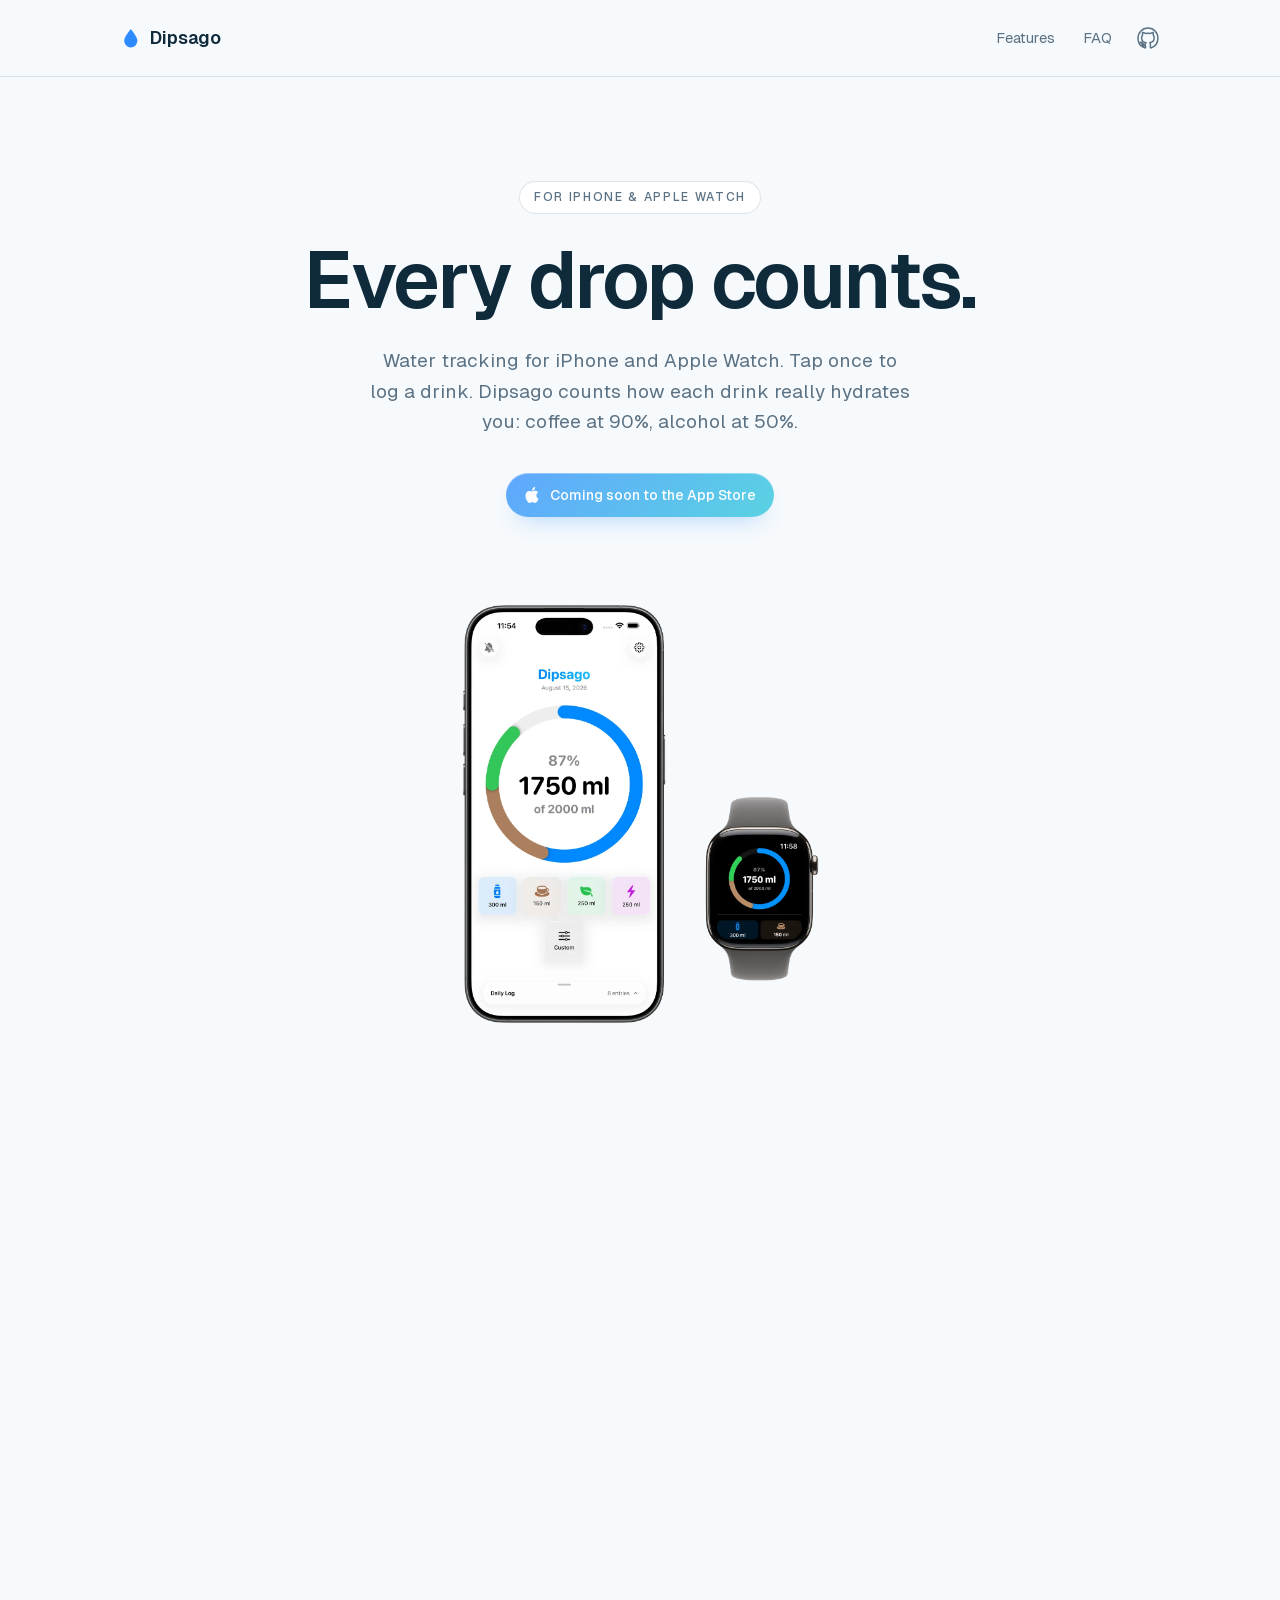
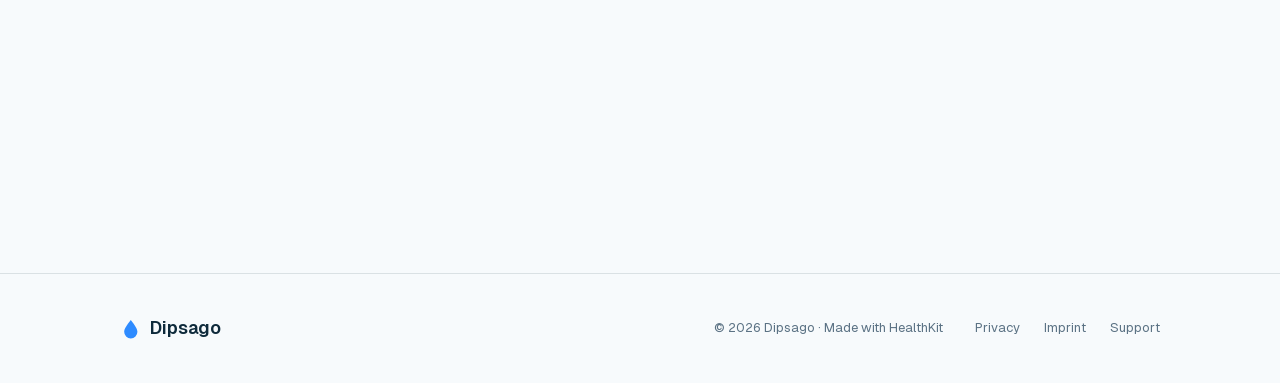
<file: index.html>
<!DOCTYPE html>
<html lang="en">
<head>
  <meta charset="utf-8">
  <meta name="viewport" content="width=device-width, initial-scale=1">
  <title>Dipsago — Water tracking for iPhone &amp; Apple Watch</title>
  <meta name="description" content="Water tracking for iPhone and Apple Watch. Tap once to log a drink. Dipsago counts how each drink really hydrates you.">
  <meta name="color-scheme" content="light dark">
  <meta name="theme-color" content="#F7FAFC" media="(prefers-color-scheme: light)">
  <meta name="theme-color" content="#08121C" media="(prefers-color-scheme: dark)">
  <meta http-equiv="Content-Security-Policy" content="default-src 'self'; img-src 'self' data:; style-src 'self'; script-src 'self'; font-src 'self'; base-uri 'self'; form-action 'none'">
  <meta name="referrer" content="strict-origin-when-cross-origin">
  <meta property="og:type" content="website">
  <meta property="og:site_name" content="Dipsago">
  <meta property="og:title" content="Dipsago — Water tracking for iPhone &amp; Apple Watch">
  <meta property="og:description" content="Tap once to log a drink. Dipsago counts how each drink really hydrates you.">
  <meta property="og:image" content="assets/img/og-image.png">
  <meta name="twitter:card" content="summary_large_image">
  <link rel="icon" type="image/svg+xml" href="favicon.svg">
  <link rel="preload" href="assets/fonts/GeistVariableVF.woff2" as="font" type="font/woff2" crossorigin>
  <link rel="stylesheet" href="css/main.min.css?v=2">
  <script src="js/main.js" defer></script>
</head>
<body>
  <a class="skip-link" href="#main">Skip to content</a>

  <header class="site-header">
    <div class="container header-inner">
      <a class="brand" href="#top">
        <svg class="brand-mark" viewBox="0 0 32 32" aria-hidden="true">
          <path d="M16 3C9.6 11.4 6.2 16.1 6.2 20.4a9.8 9.8 0 0 0 19.6 0C25.8 16.1 22.4 11.4 16 3z"/>
        </svg>
        <span>Dipsago</span>
      </a>
      <nav class="nav" aria-label="Primary">
        <a href="#features">Features</a>
        <details class="faq-menu">
          <summary>FAQ</summary>
          <div class="faq-menu-panel">
            <details class="faq-item">
              <summary>Where is my data stored?</summary>
              <div class="faq-body"><p>In HealthKit, on your device. Dipsago uploads nothing, needs no account, and ships without analytics or ads.</p></div>
            </details>
            <details class="faq-item">
              <summary>Which devices are supported?</summary>
              <div class="faq-body"><p>Any iPhone on iOS 26 or later, any Apple Watch on watchOS 26 or later. Widgets run on both.</p></div>
            </details>
            <details class="faq-item">
              <summary>Does it work offline?</summary>
              <div class="faq-body"><p>Yes. Logging, reminders, and charts all run on your device, so Dipsago works without a connection.</p></div>
            </details>
            <details class="faq-item">
              <summary>How much does it cost?</summary>
              <div class="faq-body"><p>Dipsago is free. No subscriptions, no in-app purchases.</p></div>
            </details>
            <details class="faq-item">
              <summary>Can I log a drink from earlier today?</summary>
              <div class="faq-body"><p>Yes. Pick a date and time to log something you drank earlier.</p></div>
            </details>
            <details class="faq-item">
              <summary>Can I edit or delete an entry?</summary>
              <div class="faq-body"><p>Yes. Change the amount, drink or time, or delete the entry. Entries from other Health apps stay locked, Apple does not let us touch those.</p></div>
            </details>
          </div>
        </details>
      </nav>
      <a class="nav-gh" href="https://github.com/kvrdkvDev" aria-label="Developer profile on GitHub">
        <svg viewBox="0 0 24 24" fill="none" stroke="currentColor" stroke-width="1.5" stroke-linecap="round" stroke-linejoin="round" aria-hidden="true">
          <path d="M12 2C6.5 2 2 6.6 2 12.2c0 4.5 2.9 8.3 6.8 9.7.5.1.7-.2.7-.5v-1.7c-2.8.6-3.4-1.4-3.4-1.4-.5-1.2-1.1-1.5-1.1-1.5-.9-.6.1-.6.1-.6 1 .1 1.5 1 1.5 1 .9 1.5 2.3 1.1 2.9.8.1-.6.3-1.1.6-1.3-2.2-.2-4.5-1.1-4.5-4.9 0-1.1.4-2 1-2.7-.1-.3-.4-1.3.1-2.6 0 0 .8-.3 2.7 1a9.4 9.4 0 0 1 5 0c1.9-1.3 2.7-1 2.7-1 .5 1.3.2 2.3.1 2.6.6.7 1 1.6 1 2.7 0 3.8-2.3 4.7-4.5 4.9.4.3.7.9.7 1.9v2.8c0 .3.2.6.7.5 4-1.4 6.8-5.2 6.8-9.7C22 6.6 17.5 2 12 2z"/>
        </svg>
      </a>
    </div>
  </header>

  <main id="main">
    <section class="hero" id="top">
      <div class="container hero-copy">
        <p class="eyebrow reveal">For iPhone &amp; Apple Watch</p>
        <h1 class="reveal">Every drop counts.</h1>
        <p class="hero-sub reveal">Water tracking for iPhone and Apple Watch. Tap once to log a drink. Dipsago counts how each drink really hydrates you: coffee at 90%, alcohol at 50%.</p>
        <div class="hero-actions reveal">
          <button type="button" class="btn btn-primary btn-coming" aria-disabled="true" title="Dipsago is not on the App Store yet">
            <svg class="btn-icon" viewBox="0 0 24 24" fill="currentColor" aria-hidden="true"><path d="M12.152 6.896c-.948 0-2.415-1.078-3.96-1.04-2.04.027-3.91 1.183-4.961 3.014-2.117 3.675-.546 9.103 1.519 12.09 1.013 1.454 2.208 3.09 3.792 3.039 1.52-.065 2.09-.987 3.935-.987 1.831 0 2.35.987 3.96.948 1.637-.026 2.676-1.48 3.676-2.948 1.156-1.688 1.636-3.325 1.662-3.415-.039-.013-3.182-1.221-3.22-4.857-.026-3.04 2.48-4.494 2.597-4.559-1.429-2.09-3.623-2.324-4.39-2.376-2-.156-3.675 1.09-4.61 1.09zM15.53 3.83c.843-1.012 1.4-2.427 1.245-3.83-1.207.052-2.662.805-3.532 1.818-.78.896-1.454 2.338-1.273 3.714 1.338.104 2.715-.688 3.559-1.701"/></svg>
            <span class="btn-label">Coming soon to the App Store</span>
          </button>
        </div>
      </div>
      <div class="container showcase reveal">
        <picture>
          <source srcset="assets/img/hero-promo.webp" type="image/webp">
          <img src="assets/img/hero-promo.png" alt="Dipsago running on an iPhone with an Apple Watch beside it, showing the daily water goal" width="1247" height="1460" fetchpriority="high" decoding="async">
        </picture>
      </div>
    </section>

    <section class="features" id="features">
      <div class="container">
        <h2 class="reveal">Your goal, one glance away.</h2>
        <div class="features-grid">
          <article class="card reveal">
            <h3>Know where you stand</h3>
            <p>Set your goal from 500 to 5000 ml. Dipsago keeps count through the day.</p>
          </article>

          <article class="card reveal">
            <h3>Your drinks, one tap away</h3>
            <p>Build up to seven preset buttons and move them around until they fit how you drink.</p>
          </article>

          <article class="card reveal">
            <h3>Reminders that stay quiet</h3>
            <p>Dipsago only nudges when you fall behind. Weekdays and weekends can run on their own schedule, up to eight reminders a day.</p>
          </article>

          <article class="card reveal">
            <h3>iPhone and Watch</h3>
            <p>Log on either one. Both stay in sync on their own.</p>
          </article>

          <article class="card reveal">
            <h3>Widgets on both</h3>
            <p>Your goal on the home screen and on your wrist. You can log from the widget itself.</p>
          </article>

          <article class="card reveal">
            <h3>Look back</h3>
            <p>Check your week, month or year. Charts show how your drinking changes over time.</p>
          </article>
        </div>
      </div>
    </section>
  </main>

  <footer class="site-footer">
    <div class="container footer-inner">
      <a class="brand" href="#top">
        <svg class="brand-mark" viewBox="0 0 32 32" aria-hidden="true">
          <path d="M16 3C9.6 11.4 6.2 16.1 6.2 20.4a9.8 9.8 0 0 0 19.6 0C25.8 16.1 22.4 11.4 16 3z"/>
        </svg>
        <span>Dipsago</span>
      </a>
      <p class="footer-note">© 2026 Dipsago · Made with HealthKit</p>
      <nav class="footer-legal" aria-label="Legal">
        <button type="button" data-dialog="privacy">Privacy</button>
        <button type="button" data-dialog="imprint">Imprint</button>
        <button type="button" data-dialog="support">Support</button>
      </nav>
    </div>
  </footer>

  <dialog id="dialog-privacy" class="legal-dialog" aria-labelledby="privacy-title">
    <div class="legal-dialog-header">
      <h2 id="privacy-title" class="legal-dialog-title">Privacy Policy</h2>
      <button type="button" class="legal-dialog-close" data-close aria-label="Close privacy policy">
        <svg viewBox="0 0 24 24" fill="none" stroke="currentColor" stroke-width="1.5" stroke-linecap="round" stroke-linejoin="round" aria-hidden="true"><path d="M6 6l12 12M18 6L6 18"/></svg>
      </button>
    </div>
    <div class="legal-dialog-body">
      <p class="legal-updated">Last updated: August 15, 2026</p>
      <h3>The short version</h3>
      <p>Dipsago does not collect, store, transmit, or sell any personal data. There are no servers behind this app, no analytics, no ads, and no tracking. Everything stays on your device.</p>
      <h3>What Dipsago does with your data</h3>
      <p>Dipsago is a water tracking app for iPhone and Apple Watch. It reads and writes your water intake through Apple Health (HealthKit).</p>
      <p>All water entries live in Apple's HealthKit database. Dipsago only asks HealthKit for the entries it needs to show you.</p>
      <p>To show your data quickly, and so the widgets work, Dipsago keeps small temporary copies of today's water totals and pending entries on your device, for example in the shared app group the widgets use. These snapshots exist only on your device, no other app can read them, and they are removed when you delete Dipsago. Dipsago never sends anything anywhere.</p>
      <h3>Data on your device</h3>
      <p>The app stores a few small preferences and local log files so it can remember things like your daily water goal and which screen you last looked at. These files live in the app's own container and are removed when you delete the app. They never leave your device.</p>
      <h3>Health data</h3>
      <p>Health data is handled by Apple's HealthKit, not by Dipsago. That means:</p>
      <ul>
        <li>Your water entries are protected by the same privacy controls Apple applies to all health data.</li>
        <li>Dipsago has no access to your data once it leaves your device. It has no server to receive it.</li>
        <li>If you delete an entry in Dipsago, it is removed from HealthKit. To remove everything, delete the entries in the Health app or revoke Dipsago's access in Health settings.</li>
        <li>If you have iCloud Health sync enabled, Apple may sync your Health data to your iCloud account. That happens through Apple's own systems, not through Dipsago.</li>
      </ul>
      <h3>Notifications</h3>
      <p>Dipsago can send local reminders to help you drink water. These are created on your device and never leave it. No notification data is sent anywhere.</p>
      <h3>Third parties</h3>
      <p>There are none. Dipsago contains no third-party analytics, crash reporting, advertising, or tracking software.</p>
      <h3>Children</h3>
      <p>The app is safe for anyone to use. Since no data is collected, there is nothing to protect here.</p>
      <h3>Changes to this policy</h3>
      <p>If this app ever changes what it does with data, this policy will be updated before that change ships. You can check this page at any time to see the current version.</p>
      <h3>Contact</h3>
      <p>Questions about this policy? Write to <a href="mailto:and_kav@icloud.com">and_kav@icloud.com</a>.</p>
    </div>
  </dialog>

  <dialog id="dialog-imprint" class="legal-dialog" aria-labelledby="imprint-title">
    <div class="legal-dialog-header">
      <h2 id="imprint-title" class="legal-dialog-title">Imprint</h2>
      <button type="button" class="legal-dialog-close" data-close aria-label="Close imprint">
        <svg viewBox="0 0 24 24" fill="none" stroke="currentColor" stroke-width="1.5" stroke-linecap="round" stroke-linejoin="round" aria-hidden="true"><path d="M6 6l12 12M18 6L6 18"/></svg>
      </button>
    </div>
    <div class="legal-dialog-body">
      <div class="legal-block">
        <h3>Information pursuant to § 5 DDG (Digital Services Act)</h3>
        <p>Dipsago<br>Andreas Kavardakov<br>Hülser Straße 12<br>47906 Kempen<br>Germany</p>
      </div>
      <div class="legal-block">
        <h3>Contact</h3>
        <p>Email: <a href="mailto:and_kav@icloud.com">and_kav@icloud.com</a></p>
      </div>
      <div class="legal-block">
        <h3>Responsible for the content</h3>
        <p>The person named above is responsible for the content of this page and of the Dipsago app.</p>
      </div>
      <div class="legal-block">
        <h3>Hobby project, not a business</h3>
        <p>Dipsago is a private hobby project. There is currently no revenue: the app is free, without advertising, subscriptions, or in-app purchases.</p>
      </div>
      <div class="legal-block legal-original" lang="de">
        <h3>German original (legally binding)</h3>
        <p>Dipsago<br>Andreas Kavardakov<br>Hülser Straße 12<br>47906 Kempen<br>Deutschland</p>
        <p><strong>Kontakt:</strong> E-Mail: and_kav@icloud.com</p>
        <p><strong>Verantwortlich für den Inhalt:</strong> Die oben genannte Person ist verantwortlich für den Inhalt dieser Seite und der App Dipsago.</p>
        <p><strong>Hobby-Projekt, kein Gewerbe:</strong> Dipsago ist ein privates Hobby-Projekt. Aktuell gibt es keine Einnahmen: Die App ist kostenlos, ohne Werbung, Abos oder In-App-Käufe.</p>
      </div>
    </div>
  </dialog>

  <dialog id="dialog-support" class="legal-dialog" aria-labelledby="support-title">
    <div class="legal-dialog-header">
      <h2 id="support-title" class="legal-dialog-title">Support</h2>
      <button type="button" class="legal-dialog-close" data-close aria-label="Close support">
        <svg viewBox="0 0 24 24" fill="none" stroke="currentColor" stroke-width="1.5" stroke-linecap="round" stroke-linejoin="round" aria-hidden="true"><path d="M6 6l12 12M18 6L6 18"/></svg>
      </button>
    </div>
    <div class="legal-dialog-body">
      <p>Dipsago is a water tracking app for iPhone and Apple Watch. Your water entries are stored in Apple Health (HealthKit) on your device.</p>
      <h3>Get help</h3>
      <p>For questions, bug reports, or feature requests, write to <a href="mailto:and_kav@icloud.com">and_kav@icloud.com</a>.</p>
      <p>Please include:</p>
      <ul>
        <li>Which device you use (iPhone, Apple Watch, or both)</li>
        <li>Which version of iOS or watchOS you are running</li>
        <li>What you did and what happened</li>
      </ul>
      <h3>Common questions</h3>
      <h3>Where is my data stored?</h3>
      <p>All water entries are stored in Apple Health on your device. Dipsago does not have its own database and does not send data anywhere.</p>
      <h3>I deleted an entry by accident. Can you restore it?</h3>
      <p>Dipsago cannot restore entries because it has no copy of your data. Check the Health app on your iPhone: entries deleted in Dipsago are removed from HealthKit, but anything synced through iCloud may still show up in Health's own history.</p>
      <h3>Dipsago is not showing data from my Apple Watch.</h3>
      <p>Open the Health app on your iPhone, tap your profile picture, and check that water intake appears under Health Access. If Dipsago has access, make sure both devices are online and give them a moment to sync.</p>
      <h3>How do I delete all my data?</h3>
      <p>Remove Dipsago's access in the Health app (Health &gt; profile &gt; Apps &gt; Dipsago) and delete the app. Water entries you added will stay in HealthKit unless you delete them there as well.</p>
    </div>
  </dialog>
</body>
</html>
</file>
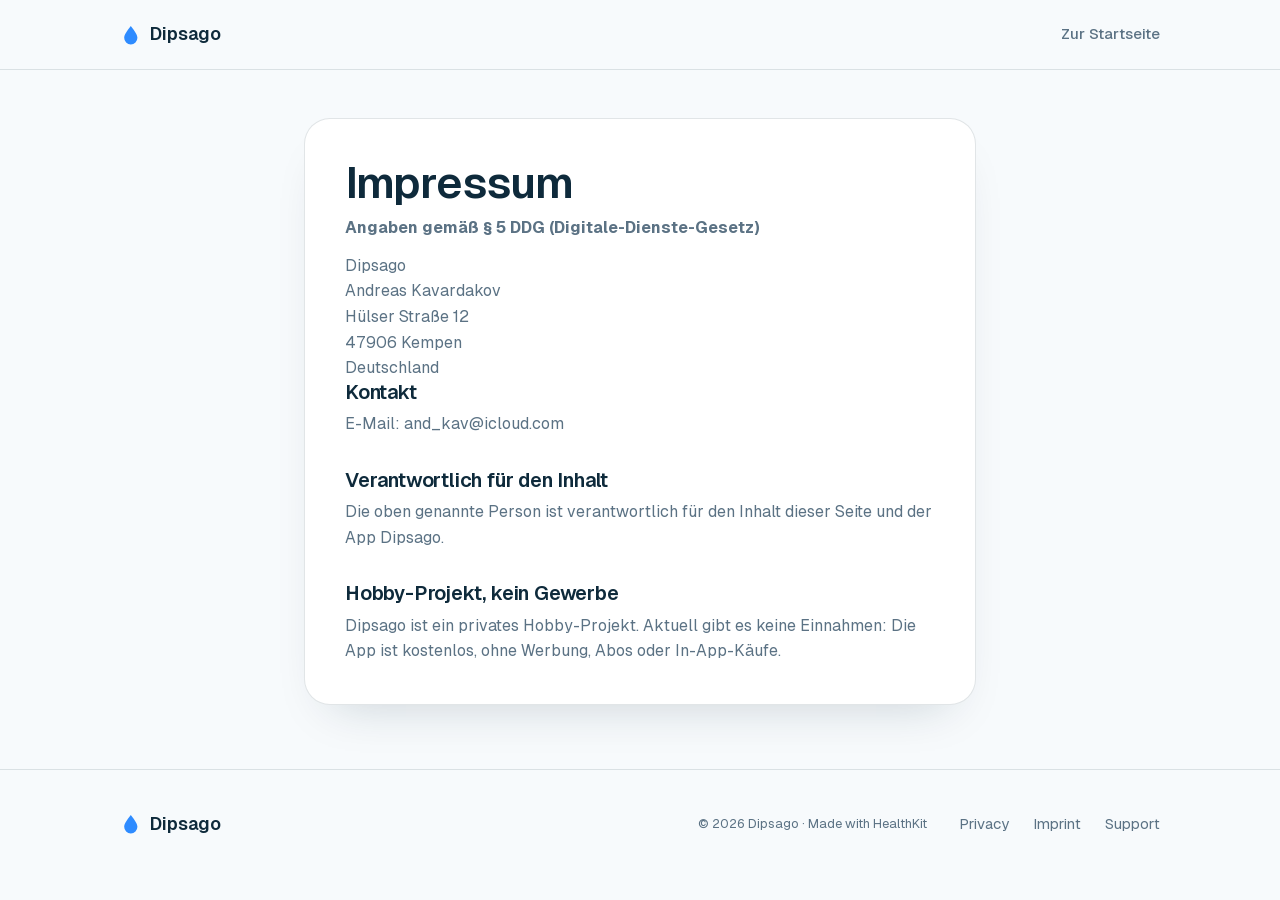
<file: impressum.html>
<!DOCTYPE html>
<html lang="de">
<head>
  <meta charset="utf-8">
  <meta name="viewport" content="width=device-width, initial-scale=1">
  <title>Dipsago — Impressum</title>
  <meta name="description" content="Dipsago Impressum: Angaben gemäß § 5 DDG.">
  <meta name="color-scheme" content="light dark">
  <meta name="theme-color" content="#F7FAFC" media="(prefers-color-scheme: light)">
  <meta name="theme-color" content="#08121C" media="(prefers-color-scheme: dark)">
  <meta http-equiv="Content-Security-Policy" content="default-src 'self'; img-src 'self' data:; style-src 'self'; script-src 'self'; font-src 'self'; base-uri 'self'; form-action 'none'">
  <meta name="referrer" content="strict-origin-when-cross-origin">
  <link rel="icon" type="image/svg+xml" href="favicon.svg">
  <link rel="preload" href="assets/fonts/GeistVariableVF.woff2" as="font" type="font/woff2" crossorigin>
  <link rel="stylesheet" href="css/main.min.css?v=2">
  <link rel="stylesheet" href="css/legal.css?v=1">
</head>
<body>
  <a class="skip-link" href="#main">Zum Inhalt springen</a>

  <header class="site-header">
    <div class="container header-inner">
      <a class="brand" href="./">
        <svg class="brand-mark" viewBox="0 0 32 32" aria-hidden="true">
          <path d="M16 3C9.6 11.4 6.2 16.1 6.2 20.4a9.8 9.8 0 0 0 19.6 0C25.8 16.1 22.4 11.4 16 3z"/>
        </svg>
        <span>Dipsago</span>
      </a>
      <nav class="nav" aria-label="Primär">
        <a class="legal-back" href="./">Zur Startseite</a>
      </nav>
    </div>
  </header>

  <main id="main" class="legal-main">
    <div class="container">
      <article class="legal-page">
        <h1>Impressum</h1>
        <p><strong>Angaben gemäß § 5 DDG (Digitale-Dienste-Gesetz)</strong></p>
        <p>Dipsago<br>Andreas Kavardakov<br>Hülser Straße 12<br>47906 Kempen<br>Deutschland</p>

        <h2>Kontakt</h2>
        <p>E-Mail: and_kav@icloud.com</p>

        <h2>Verantwortlich für den Inhalt</h2>
        <p>Die oben genannte Person ist verantwortlich für den Inhalt dieser Seite und der App Dipsago.</p>

        <h2>Hobby-Projekt, kein Gewerbe</h2>
        <p>Dipsago ist ein privates Hobby-Projekt. Aktuell gibt es keine Einnahmen: Die App ist kostenlos, ohne Werbung, Abos oder In-App-Käufe.</p>
      </article>
    </div>
  </main>

  <footer class="site-footer">
    <div class="container footer-inner">
      <a class="brand" href="./">
        <svg class="brand-mark" viewBox="0 0 32 32" aria-hidden="true">
          <path d="M16 3C9.6 11.4 6.2 16.1 6.2 20.4a9.8 9.8 0 0 0 19.6 0C25.8 16.1 22.4 11.4 16 3z"/>
        </svg>
        <span>Dipsago</span>
      </a>
      <p class="footer-note">© 2026 Dipsago · Made with HealthKit</p>
      <nav class="footer-legal" aria-label="Rechtliches">
        <a href="privacy.html">Privacy</a>
        <a href="impressum.html" aria-current="page">Imprint</a>
        <a href="support.html">Support</a>
      </nav>
    </div>
  </footer>
</body>
</html>
</file>
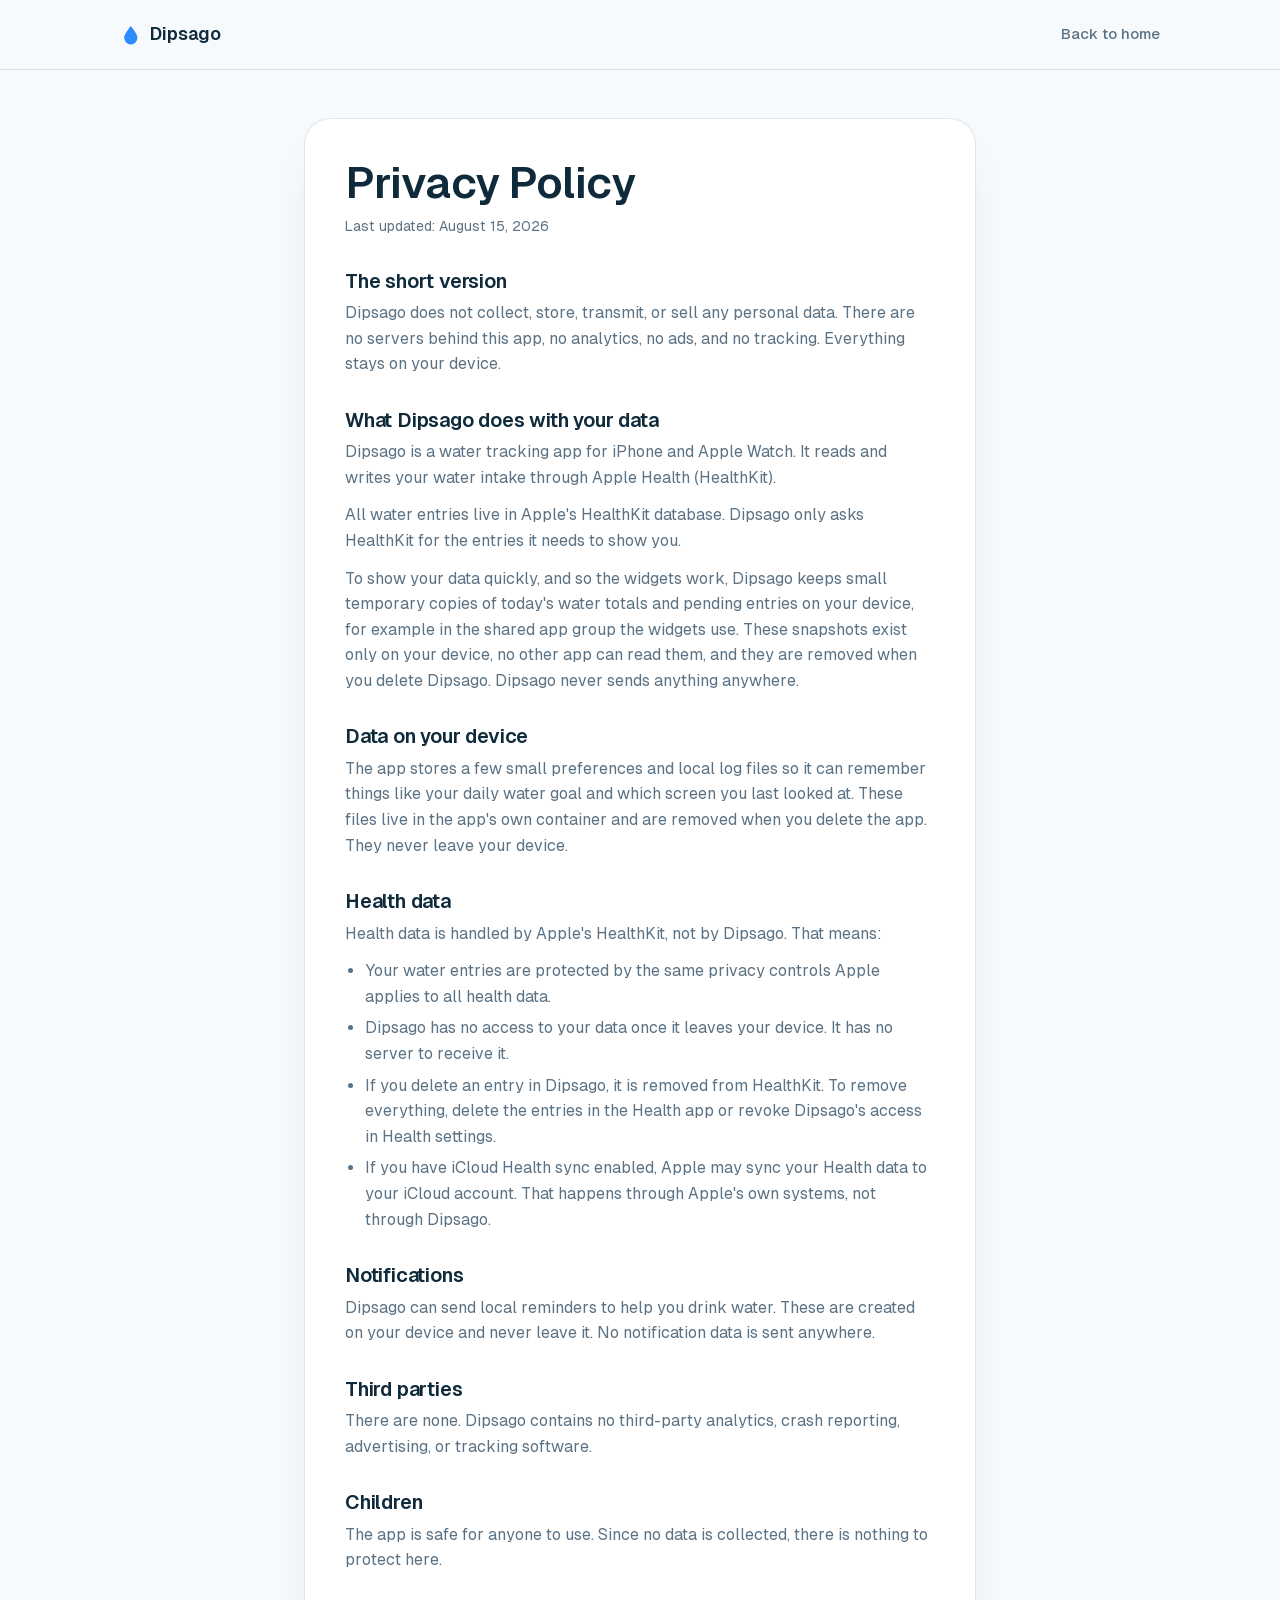
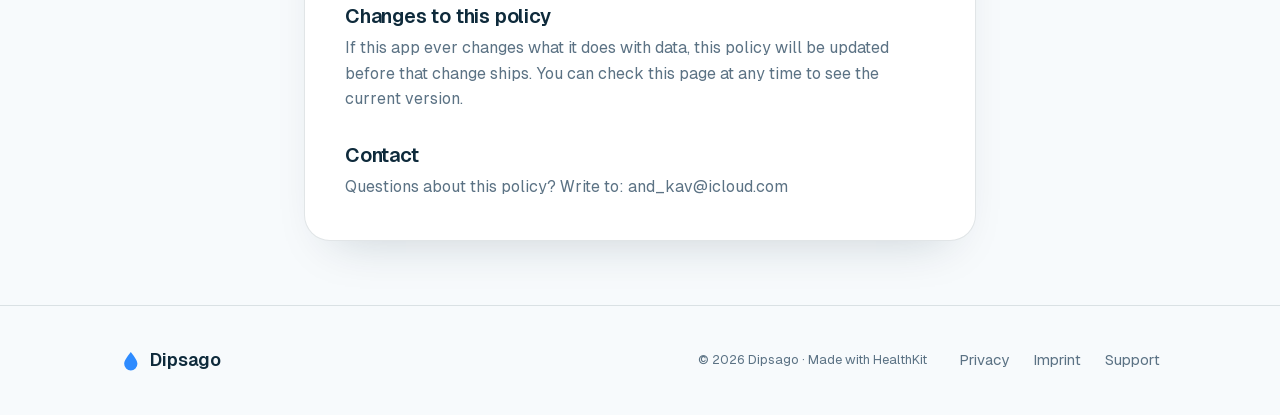
<file: privacy.html>
<!DOCTYPE html>
<html lang="en">
<head>
  <meta charset="utf-8">
  <meta name="viewport" content="width=device-width, initial-scale=1">
  <title>Dipsago — Privacy Policy</title>
  <meta name="description" content="Dipsago Privacy Policy: no collection, no servers, no analytics. Everything stays on your device.">
  <meta name="color-scheme" content="light dark">
  <meta name="theme-color" content="#F7FAFC" media="(prefers-color-scheme: light)">
  <meta name="theme-color" content="#08121C" media="(prefers-color-scheme: dark)">
  <meta http-equiv="Content-Security-Policy" content="default-src 'self'; img-src 'self' data:; style-src 'self'; script-src 'self'; font-src 'self'; base-uri 'self'; form-action 'none'">
  <meta name="referrer" content="strict-origin-when-cross-origin">
  <link rel="icon" type="image/svg+xml" href="favicon.svg">
  <link rel="preload" href="assets/fonts/GeistVariableVF.woff2" as="font" type="font/woff2" crossorigin>
  <link rel="stylesheet" href="css/main.min.css?v=2">
  <link rel="stylesheet" href="css/legal.css?v=1">
</head>
<body>
  <a class="skip-link" href="#main">Skip to content</a>

  <header class="site-header">
    <div class="container header-inner">
      <a class="brand" href="./">
        <svg class="brand-mark" viewBox="0 0 32 32" aria-hidden="true">
          <path d="M16 3C9.6 11.4 6.2 16.1 6.2 20.4a9.8 9.8 0 0 0 19.6 0C25.8 16.1 22.4 11.4 16 3z"/>
        </svg>
        <span>Dipsago</span>
      </a>
      <nav class="nav" aria-label="Primary">
        <a class="legal-back" href="./">Back to home</a>
      </nav>
    </div>
  </header>

  <main id="main" class="legal-main">
    <div class="container">
      <article class="legal-page">
        <h1>Privacy Policy</h1>
        <p class="legal-updated">Last updated: August 15, 2026</p>

        <h2>The short version</h2>
        <p>Dipsago does not collect, store, transmit, or sell any personal data. There are no servers behind this app, no analytics, no ads, and no tracking. Everything stays on your device.</p>

        <h2>What Dipsago does with your data</h2>
        <p>Dipsago is a water tracking app for iPhone and Apple Watch. It reads and writes your water intake through Apple Health (HealthKit).</p>
        <p>All water entries live in Apple's HealthKit database. Dipsago only asks HealthKit for the entries it needs to show you.</p>
        <p>To show your data quickly, and so the widgets work, Dipsago keeps small temporary copies of today's water totals and pending entries on your device, for example in the shared app group the widgets use. These snapshots exist only on your device, no other app can read them, and they are removed when you delete Dipsago. Dipsago never sends anything anywhere.</p>

        <h2>Data on your device</h2>
        <p>The app stores a few small preferences and local log files so it can remember things like your daily water goal and which screen you last looked at. These files live in the app's own container and are removed when you delete the app. They never leave your device.</p>

        <h2>Health data</h2>
        <p>Health data is handled by Apple's HealthKit, not by Dipsago. That means:</p>
        <ul>
          <li>Your water entries are protected by the same privacy controls Apple applies to all health data.</li>
          <li>Dipsago has no access to your data once it leaves your device. It has no server to receive it.</li>
          <li>If you delete an entry in Dipsago, it is removed from HealthKit. To remove everything, delete the entries in the Health app or revoke Dipsago's access in Health settings.</li>
          <li>If you have iCloud Health sync enabled, Apple may sync your Health data to your iCloud account. That happens through Apple's own systems, not through Dipsago.</li>
        </ul>

        <h2>Notifications</h2>
        <p>Dipsago can send local reminders to help you drink water. These are created on your device and never leave it. No notification data is sent anywhere.</p>

        <h2>Third parties</h2>
        <p>There are none. Dipsago contains no third-party analytics, crash reporting, advertising, or tracking software.</p>

        <h2>Children</h2>
        <p>The app is safe for anyone to use. Since no data is collected, there is nothing to protect here.</p>

        <h2>Changes to this policy</h2>
        <p>If this app ever changes what it does with data, this policy will be updated before that change ships. You can check this page at any time to see the current version.</p>

        <h2>Contact</h2>
        <p>Questions about this policy? Write to: and_kav@icloud.com</p>
      </article>
    </div>
  </main>

  <footer class="site-footer">
    <div class="container footer-inner">
      <a class="brand" href="./">
        <svg class="brand-mark" viewBox="0 0 32 32" aria-hidden="true">
          <path d="M16 3C9.6 11.4 6.2 16.1 6.2 20.4a9.8 9.8 0 0 0 19.6 0C25.8 16.1 22.4 11.4 16 3z"/>
        </svg>
        <span>Dipsago</span>
      </a>
      <p class="footer-note">© 2026 Dipsago · Made with HealthKit</p>
      <nav class="footer-legal" aria-label="Legal">
        <a href="privacy.html" aria-current="page">Privacy</a>
        <a href="impressum.html">Imprint</a>
        <a href="support.html">Support</a>
      </nav>
    </div>
  </footer>
</body>
</html>
</file>
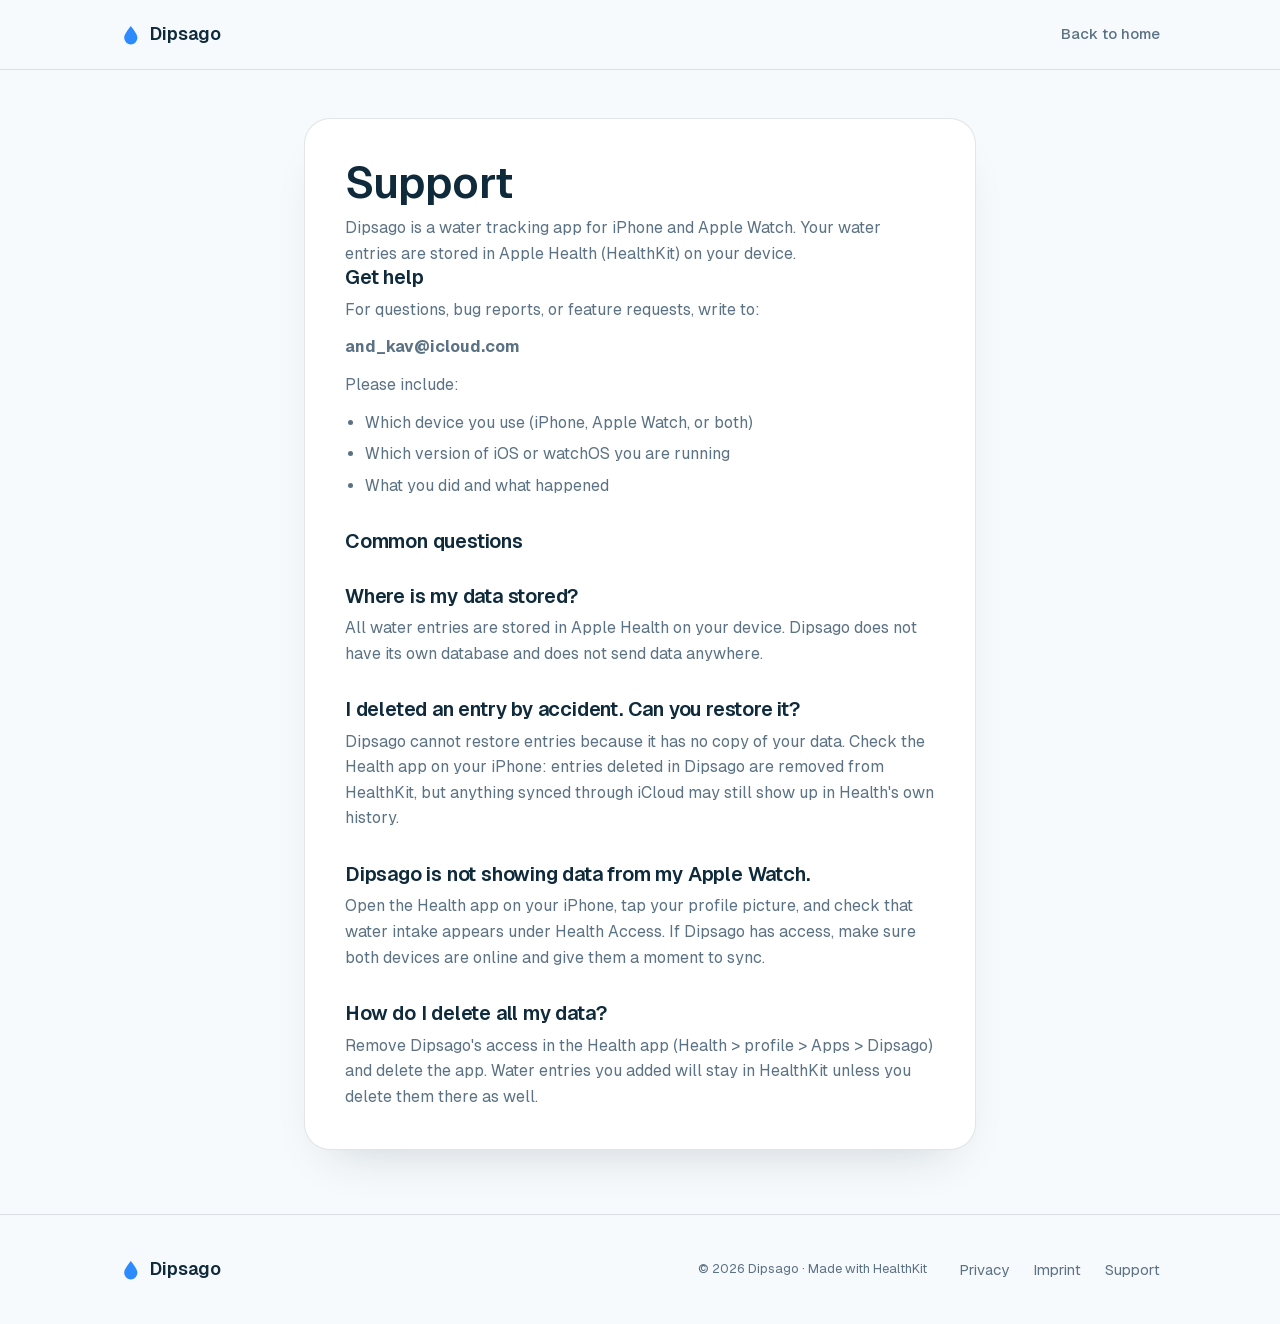
<file: support.html>
<!DOCTYPE html>
<html lang="en">
<head>
  <meta charset="utf-8">
  <meta name="viewport" content="width=device-width, initial-scale=1">
  <title>Dipsago — Support</title>
  <meta name="description" content="Dipsago support: contact, common questions about HealthKit storage, sync, and deleting data.">
  <meta name="color-scheme" content="light dark">
  <meta name="theme-color" content="#F7FAFC" media="(prefers-color-scheme: light)">
  <meta name="theme-color" content="#08121C" media="(prefers-color-scheme: dark)">
  <meta http-equiv="Content-Security-Policy" content="default-src 'self'; img-src 'self' data:; style-src 'self'; script-src 'self'; font-src 'self'; base-uri 'self'; form-action 'none'">
  <meta name="referrer" content="strict-origin-when-cross-origin">
  <link rel="icon" type="image/svg+xml" href="favicon.svg">
  <link rel="preload" href="assets/fonts/GeistVariableVF.woff2" as="font" type="font/woff2" crossorigin>
  <link rel="stylesheet" href="css/main.min.css?v=2">
  <link rel="stylesheet" href="css/legal.css?v=1">
</head>
<body>
  <a class="skip-link" href="#main">Skip to content</a>

  <header class="site-header">
    <div class="container header-inner">
      <a class="brand" href="./">
        <svg class="brand-mark" viewBox="0 0 32 32" aria-hidden="true">
          <path d="M16 3C9.6 11.4 6.2 16.1 6.2 20.4a9.8 9.8 0 0 0 19.6 0C25.8 16.1 22.4 11.4 16 3z"/>
        </svg>
        <span>Dipsago</span>
      </a>
      <nav class="nav" aria-label="Primary">
        <a class="legal-back" href="./">Back to home</a>
      </nav>
    </div>
  </header>

  <main id="main" class="legal-main">
    <div class="container">
      <article class="legal-page">
        <h1>Support</h1>
        <p>Dipsago is a water tracking app for iPhone and Apple Watch. Your water entries are stored in Apple Health (HealthKit) on your device.</p>

        <h2>Get help</h2>
        <p>For questions, bug reports, or feature requests, write to:</p>
        <p><strong>and_kav@icloud.com</strong></p>
        <p>Please include:</p>
        <ul>
          <li>Which device you use (iPhone, Apple Watch, or both)</li>
          <li>Which version of iOS or watchOS you are running</li>
          <li>What you did and what happened</li>
        </ul>

        <h2>Common questions</h2>
        <h2>Where is my data stored?</h2>
        <p>All water entries are stored in Apple Health on your device. Dipsago does not have its own database and does not send data anywhere.</p>

        <h2>I deleted an entry by accident. Can you restore it?</h2>
        <p>Dipsago cannot restore entries because it has no copy of your data. Check the Health app on your iPhone: entries deleted in Dipsago are removed from HealthKit, but anything synced through iCloud may still show up in Health's own history.</p>

        <h2>Dipsago is not showing data from my Apple Watch.</h2>
        <p>Open the Health app on your iPhone, tap your profile picture, and check that water intake appears under Health Access. If Dipsago has access, make sure both devices are online and give them a moment to sync.</p>

        <h2>How do I delete all my data?</h2>
        <p>Remove Dipsago's access in the Health app (Health &gt; profile &gt; Apps &gt; Dipsago) and delete the app. Water entries you added will stay in HealthKit unless you delete them there as well.</p>
      </article>
    </div>
  </main>

  <footer class="site-footer">
    <div class="container footer-inner">
      <a class="brand" href="./">
        <svg class="brand-mark" viewBox="0 0 32 32" aria-hidden="true">
          <path d="M16 3C9.6 11.4 6.2 16.1 6.2 20.4a9.8 9.8 0 0 0 19.6 0C25.8 16.1 22.4 11.4 16 3z"/>
        </svg>
        <span>Dipsago</span>
      </a>
      <p class="footer-note">© 2026 Dipsago · Made with HealthKit</p>
      <nav class="footer-legal" aria-label="Legal">
        <a href="privacy.html">Privacy</a>
        <a href="impressum.html">Imprint</a>
        <a href="support.html" aria-current="page">Support</a>
      </nav>
    </div>
  </footer>
</body>
</html>
</file>
<file: css/legal.css>
.legal-main {
  padding: 3rem 0 4rem;
}

.legal-page {
  max-width: 42rem;
  margin: 0 auto;
  background: var(--surface);
  border: 1px solid var(--hairline);
  border-radius: var(--radius-inner);
  padding: clamp(1.5rem, 4vw, 2.5rem);
  box-shadow: var(--shadow-card);
}

.legal-page h1 {
  font-size: clamp(2rem, 5vw, 2.75rem);
  font-weight: 600;
  letter-spacing: -0.02em;
  line-height: 1.1;
  margin-bottom: 0.5rem;
}

.legal-page .legal-updated {
  font-size: 0.875rem;
  color: var(--muted);
  margin-bottom: 2rem;
}

.legal-page h2 {
  font-size: 1.25rem;
  font-weight: 600;
  letter-spacing: -0.01em;
  margin: 2rem 0 0.5rem;
}

.legal-page h2:first-of-type {
  margin-top: 0;
}

.legal-page p,
.legal-page li {
  color: var(--muted);
  font-size: 1rem;
}

.legal-page p + p {
  margin-top: 0.75rem;
}

.legal-page ul {
  margin: 0.75rem 0 0;
  padding-left: 1.25rem;
}

.legal-page li + li {
  margin-top: 0.375rem;
}

.legal-page a {
  color: var(--accent-from);
  text-decoration: underline;
  text-underline-offset: 2px;
}

.legal-back {
  font-size: 0.9375rem;
  font-weight: 500;
  color: var(--muted);
}

.legal-back:hover {
  color: var(--ink);
}

.footer-legal a {
  font-size: 0.9375rem;
  color: var(--muted);
  background: none;
  border: 0;
  padding: 0;
  cursor: pointer;
  transition: color 0.2s var(--ease-out);
}

.footer-legal a:hover {
  color: var(--ink);
}

@media (max-width: 767px) {
  .footer-legal a {
    min-height: 44px;
    min-width: 44px;
    padding: 0.5rem 0.25rem;
  }
}
</file>
<file: css/main.min.css>
@font-face{font-family:Geist;src:url("../assets/fonts/GeistVariableVF.woff2") format("woff2-variations");font-weight:100 900;font-display:swap}:root{--bg:#F7FAFC;--surface:#FFFFFF;--ink:#0E2A3B;--muted:#5B7284;--hairline:rgba(14, 42, 59, 0.12);--accent-from:#2E8BFF;--accent-to:#26C6DA;--accent-grad:linear-gradient(135deg, var(--accent-from), var(--accent-to));--shadow-card:0 24px 48px -28px rgba(14, 42, 59, 0.22);--radius-outer:2rem;--radius-inner:calc(2rem - 0.375rem);--ease-out:cubic-bezier(0.32, 0.72, 0, 1);--ease-reveal:cubic-bezier(0.22, 1, 0.36, 1);--ease-opacity:cubic-bezier(0.55, 0.06, 0.68, 0.19);--reveal-duration:1.05s;--z-dropdown:40}@media (prefers-color-scheme:dark){:root{--bg:#08121C;--surface:#0F1D2B;--ink:#E6F1F7;--muted:#8AA3B5;--hairline:rgba(230, 241, 247, 0.14);--shadow-card:0 24px 48px -28px rgba(0, 0, 0, 0.6)}}*,::after,::before{box-sizing:border-box}html{scroll-behavior:smooth;-webkit-text-size-adjust:100%}body{margin:0;font-family:Geist,system-ui,-apple-system,sans-serif;font-weight:400;font-size:1.0625rem;line-height:1.6;color:var(--ink);background:var(--bg);min-height:100dvh}body,main,section{background:var(--bg)}img,svg{display:block;max-width:100%}a{color:inherit;text-decoration:none}h1,h2,h3,p,ul{margin:0}h1{font-size:clamp(2.75rem, 6.5vw, 5rem);font-weight:600;letter-spacing:-.03em;line-height:1.05;text-wrap:balance}h2{font-size:clamp(1.9rem, 3.6vw, 2.75rem);font-weight:600;letter-spacing:-.02em;line-height:1.12;margin-bottom:1.25rem;text-wrap:balance}h3{font-size:1.125rem;font-weight:600;letter-spacing:-.01em;line-height:1.3;margin-bottom:.5rem}.container{max-width:1120px;margin-inline:auto;padding-inline:1.5rem}@media (min-width:768px){.container{padding-inline:2.5rem}}.skip-link{position:absolute;left:1rem;top:-100%;z-index:100;padding:.6rem 1rem;border-radius:999px;background:var(--ink);color:var(--bg);font-size:.875rem;transition:top .2s var(--ease-out)}.skip-link:focus{top:1rem}:focus-visible{outline:2px solid var(--accent-from);outline-offset:3px;border-radius:6px}.site-header{padding:1.25rem 0;border-bottom:1px solid var(--hairline)}.header-inner{display:flex;align-items:center;gap:1.5rem}.brand{display:inline-flex;align-items:center;gap:.55rem;font-weight:600;letter-spacing:-.01em;font-size:1.125rem}.brand-mark{width:1.35rem;height:1.35rem}.brand-mark path{fill:var(--accent-from)}.nav{display:flex;align-items:center;gap:1.5rem;margin-left:auto;font-size:.9375rem;color:var(--muted)}@media (min-width:480px){.nav{gap:1.75rem}}.faq-menu summary:hover,.nav a:hover{color:var(--ink)}.nav>.faq-menu{position:relative}.nav>.faq-menu>summary{list-style:none;cursor:pointer;padding:.375rem 0}.nav>.faq-menu>summary::-webkit-details-marker{display:none}.nav>.faq-menu[open]>summary{color:var(--ink)}.faq-menu-panel{position:absolute;top:calc(100% + .75rem);right:0;width:min(88vw,24rem);max-height:min(70vh,32rem);overflow-y:auto;padding:.75rem 1.25rem;border-radius:var(--radius-inner);border:1px solid var(--hairline);background:var(--surface);box-shadow:0 32px 64px -24px rgba(14,42,59,.28);z-index:var(--z-dropdown)}@media (prefers-color-scheme:dark){.faq-menu-panel{box-shadow:0 32px 64px -24px rgba(0,0,0,.65)}}@media (max-width:767px){.faq-menu-panel{position:fixed;top:4.25rem;left:1rem;right:1rem;width:auto}}.faq-menu-panel .faq-item{border-bottom:1px solid var(--hairline)}.faq-menu-panel .faq-item:last-child{border-bottom:0}.faq-menu-panel .faq-item summary{padding:1rem 1.75rem 1rem 0;font-size:.9375rem}.faq-menu-panel .faq-item p{font-size:.875rem;padding:0 1.75rem 1rem 0}.nav-gh{width:1.5rem;height:1.5rem;color:var(--muted);transition:color .2s var(--ease-out)}.nav-gh:hover{color:var(--ink)}.hero{padding:4.5rem 0 0;text-align:center}@media (min-width:768px){.hero{padding:6.5rem 0 0}}.eyebrow{display:inline-flex;align-items:center;padding:.375rem .875rem;border-radius:999px;border:1px solid var(--hairline);background:var(--surface);font-size:.75rem;font-weight:500;letter-spacing:.14em;text-transform:uppercase;color:var(--muted);margin-bottom:1.5rem}.hero-copy h1{margin-bottom:1.5rem}.hero-sub{font-size:1.1875rem;color:var(--muted);max-width:34rem;margin-inline:auto;margin-bottom:2.25rem}.hero-actions{display:flex;flex-wrap:wrap;justify-content:center;gap:.875rem}.hero-actions .btn{justify-content:center;white-space:nowrap}.btn{display:inline-flex;align-items:center;gap:.625rem;padding:.875rem 1.125rem;border:0;border-radius:999px;font-family:inherit;font-size:.875rem;font-weight:500;line-height:1;will-change:transform;transition:transform .18s var(--ease-out)}.btn:hover{transform:scale(.98)}.btn:active{transform:scale(.96)}.btn-primary{position:relative;background:var(--accent-grad);border:0;color:#fff;box-shadow:inset 0 1px 0 rgba(255,255,255,.35),0 12px 24px -12px rgba(46,139,255,.55)}.btn-primary::after{content:"";position:absolute;inset:0;border-radius:inherit;box-shadow:0 0 22px rgba(46,139,255,.4),0 0 52px rgba(46,139,255,.22);opacity:0;transition:opacity .45s var(--ease-out);pointer-events:none}.btn-primary:hover::after{opacity:1}@media (prefers-color-scheme:dark){.btn-primary::after{box-shadow:0 0 26px rgba(46,139,255,.5),0 0 60px rgba(46,139,255,.3)}}.btn-icon{width:1rem;height:1rem;flex-shrink:0}.btn-coming{cursor:default;opacity:.75}.btn-coming:hover{transform:none}.btn-primary.btn-coming:hover::after{opacity:0}.btn-coming:active{transform:none}.showcase{position:relative;z-index:1;display:flex;justify-content:center;margin-top:3.5rem;margin-bottom:-3rem}.showcase picture{display:block;width:min(100%,21rem)}.showcase img{width:100%;height:auto}@media (min-width:768px){.showcase{margin-top:4.5rem;margin-bottom:-4.5rem}.showcase picture{width:min(100%,24rem)}}.features{padding:6.5rem 0 6rem}.features h2{text-align:center}@media (min-width:768px){.features{padding:8.5rem 0 8rem}}.features-grid{display:grid;grid-template-columns:1fr;gap:1.25rem;margin-top:3.5rem}@media (min-width:768px){.features-grid{grid-template-columns:repeat(6,1fr);gap:1.5rem}.card:first-child{grid-column:span 4}.card:nth-child(2){grid-column:span 2}.card:nth-child(3){grid-column:span 3}.card:nth-child(4){grid-column:span 3}.card:nth-child(5){grid-column:span 2}.card:nth-child(6){grid-column:span 4}}.card{position:relative;border-radius:var(--radius-outer);padding:1.5rem;background:color-mix(in srgb,var(--bg) 60%,transparent);border:1px solid var(--hairline);box-shadow:var(--shadow-card)}.card p{color:var(--muted)}.card{background:linear-gradient(var(--surface),var(--surface)) padding-box,linear-gradient(135deg,rgba(46,139,255,.16),rgba(38,198,218,.12)) border-box;border:1px solid transparent}.js .faq-item .faq-body{overflow:hidden;transition:height .4s var(--ease-out)}.faq-item summary{cursor:pointer;list-style:none;padding:1.375rem 2.75rem 1.375rem 0;font-size:1.0625rem;font-weight:500;position:relative;display:flex;align-items:center}.faq-item summary::-webkit-details-marker{display:none}.faq-item summary::after{content:"";position:absolute;right:.375rem;top:50%;width:.625rem;height:.625rem;border-right:1.5px solid var(--muted);border-bottom:1.5px solid var(--muted);transform:translateY(-70%) rotate(45deg);transition:transform .25s var(--ease-out)}.faq-item[open] summary::after{transform:translateY(-30%) rotate(225deg)}.faq-item p{color:var(--muted);padding:0 2.5rem 1.5rem 0;max-width:36rem}.site-footer{border-top:1px solid var(--hairline);padding:2.5rem 0}.footer-inner{display:flex;flex-wrap:wrap;align-items:center;gap:1rem 2rem}.footer-note{font-size:.8125rem;color:var(--muted);margin-left:auto}.footer-legal{display:flex;gap:1.5rem}.footer-legal button{border:0;padding:0;background:0 0;font:inherit;font-size:.8125rem;color:var(--muted);cursor:pointer;transition:color .2s var(--ease-out)}.footer-legal button:hover{color:var(--ink)}@media (max-width:767px){.footer-inner{flex-direction:column;align-items:center;text-align:center;gap:1.25rem}.footer-inner .brand{order:1;position:relative}.footer-inner .brand-mark{position:absolute;right:100%;top:50%;transform:translateY(-50%);margin-right:.55rem}.footer-legal{order:2;flex-wrap:wrap;justify-content:center;gap:.25rem 1.25rem}.footer-legal button{min-height:44px;min-width:44px;padding:.5rem .25rem}.footer-note{order:3;margin-left:0}.nav-gh{display:grid;place-items:center;width:2.75rem;height:2.75rem}.nav-gh svg{width:1.5rem;height:1.5rem}}.legal-dialog{border:1px solid var(--hairline);border-radius:var(--radius-inner);background:var(--surface);color:var(--ink);padding:0;width:min(92vw,40rem);box-shadow:0 32px 64px -24px rgba(14,42,59,.28)}.legal-dialog[open]{animation:dialog-in .3s var(--ease-out)}.legal-dialog[open]::backdrop{animation:backdrop-in .3s var(--ease-out)}@keyframes dialog-in{from{opacity:0;transform:translateY(8px) scale(.98)}to{opacity:1;transform:none}}@keyframes backdrop-in{from{opacity:0}to{opacity:1}}.legal-dialog::backdrop{background:rgba(8,18,28,.5);backdrop-filter:blur(2px)}@media (prefers-color-scheme:dark){.legal-dialog{box-shadow:0 32px 64px -24px rgba(0,0,0,.65)}.legal-dialog::backdrop{background:rgba(0,0,0,.6)}}.legal-dialog-header{display:flex;align-items:center;justify-content:space-between;gap:1rem;padding:1.25rem 1.5rem;border-bottom:1px solid var(--hairline)}.legal-dialog-title{font-size:1.25rem;font-weight:600;letter-spacing:-.01em;margin:0}.legal-dialog-close{display:grid;place-items:center;width:2rem;height:2rem;flex:none;border:0;border-radius:999px;background:0 0;color:var(--muted);cursor:pointer;transition:color .2s var(--ease-out),background-color .2s var(--ease-out)}.legal-dialog-close:hover{color:var(--ink);background:rgba(14,42,59,.06)}.legal-dialog-close svg{width:1.125rem;height:1.125rem}.legal-dialog-body{padding:1.25rem 1.5rem 1.5rem;max-height:min(70vh,32rem);overflow-y:auto;overscroll-behavior:contain}.legal-dialog-body h3{font-size:.9375rem;margin:1.25rem 0 .375rem}.legal-dialog-body h3:first-child{margin-top:0}.legal-dialog-body li,.legal-dialog-body p{font-size:.875rem;color:var(--muted)}.legal-dialog-body ul{margin:0;padding-left:1.25rem}.legal-dialog-body a{color:var(--accent-from);text-decoration:underline;text-underline-offset:2px}.legal-updated{font-size:.8125rem;margin-bottom:.75rem}.legal-block{padding-bottom:1rem;margin-bottom:1rem;border-bottom:1px solid var(--hairline)}.legal-block:last-child{padding-bottom:0;margin-bottom:0;border-bottom:0}.legal-original{font-size:.8125rem}.legal-original p{font-size:.8125rem}.legal-original h3{color:var(--ink);font-weight:600}.js .reveal{opacity:0;transform:translateY(40px);transition:opacity var(--reveal-duration) var(--ease-opacity) var(--reveal-delay, 0s),transform var(--reveal-duration) var(--ease-reveal) var(--reveal-delay, 0s)}.js .features-grid .reveal{--reveal-duration:0.8s}.js .reveal.is-visible{opacity:1;transform:none}@media (prefers-reduced-motion:reduce){html{scroll-behavior:auto}.js .reveal{opacity:1;transform:none;transition:none}*,::after,::before{animation-duration:0s!important;animation-iteration-count:1!important;transition-duration:0s!important}}
</file>
